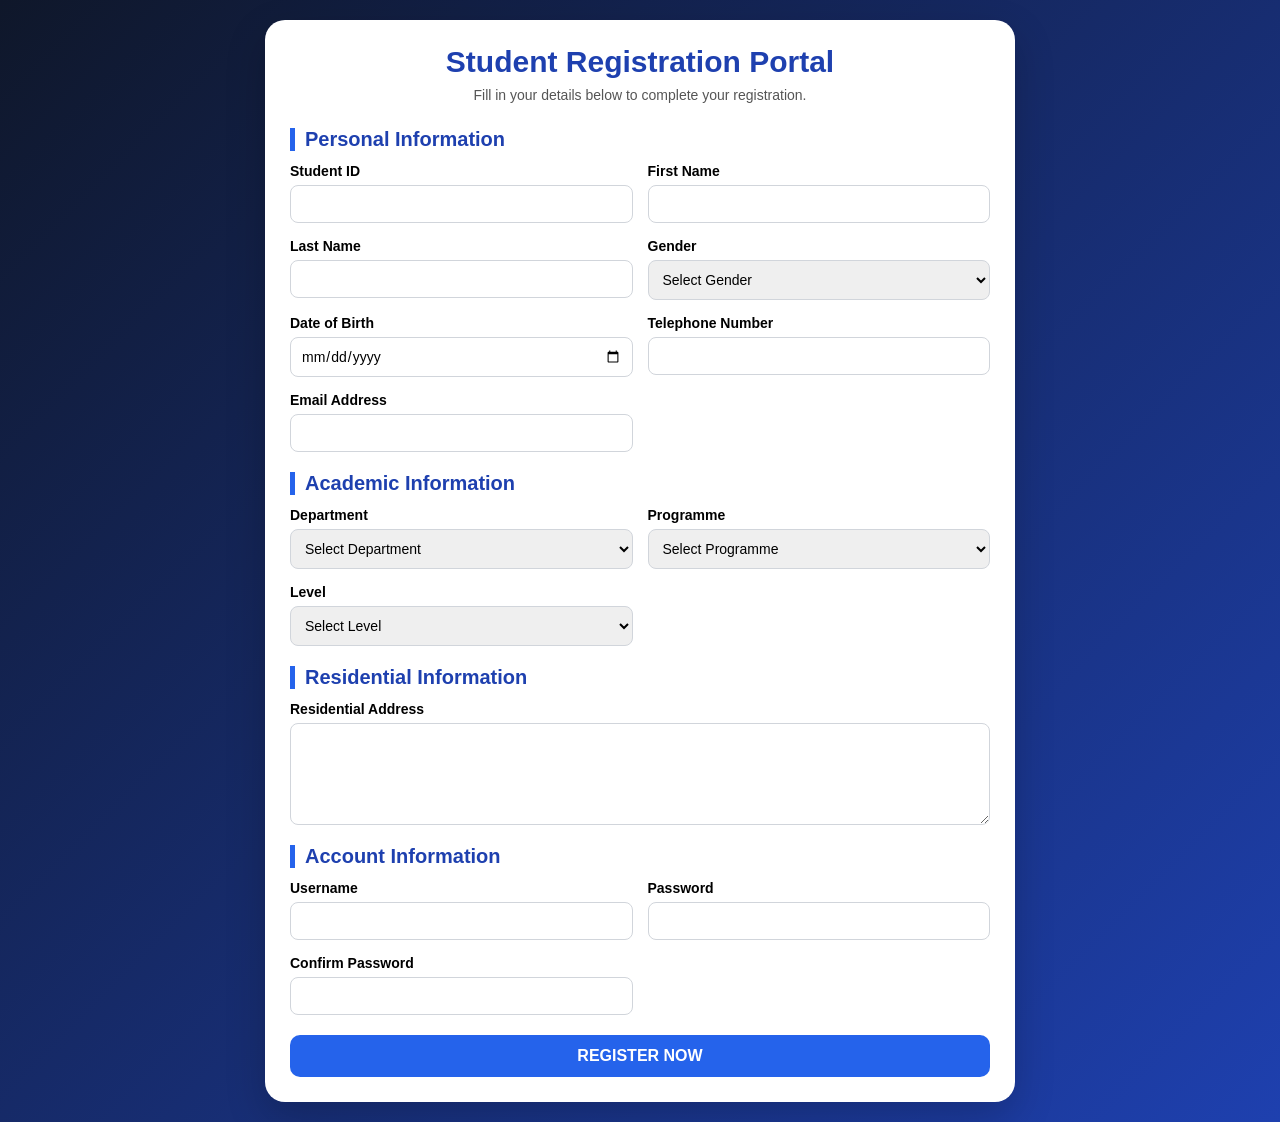
<file: index.html>
<!DOCTYPE html>
<html lang="en">
<head>
    <meta charset="UTF-8">
    <meta name="viewport" content="width=device-width, initial-scale=1.0">
    <title>Student Registration Portal</title>
    <link rel="stylesheet" href="assets/css/style.css">
</head>
<body>

<div class="container">

    <div class="header">
        <h1>Student Registration Portal</h1>
        <p>Fill in your details below to complete your registration.</p>
    </div>

    <form id="studentForm">

        <!-- PERSONAL INFORMATION -->
        <div class="section">
            <h2>Personal Information</h2>

            <div class="grid">

                <div class="input-box">
                    <label>Student ID</label>
                    <input type="text" name="student_id" required id="student_id">
                </div>

                <div class="input-box">
                    <label>First Name</label>
                    <input type="text" name="first_name" required id="first_name">
                </div>

                <div class="input-box">
                    <label>Last Name</label>
                    <input type="text" name="last_name" required id="last_name">
                </div>

                <div class="input-box">
                    <label>Gender</label>
                    <select name="gender" required id="gender">
                        <option value="">Select Gender</option>
                        <option value="Male">Male</option>
                        <option value="Female">Female</option>
                    </select>
                </div>

                <div class="input-box">
                    <label>Date of Birth</label>
                    <input type="date" name="date_of_birth" required id="date_of_birth">
                </div>

                <div class="input-box">
                    <label>Telephone Number</label>
                    <input type="tel" name="telephone" required id="telephone">
                </div>

                <div class="input-box">
                    <label>Email Address</label>
                    <input type="email" name="email" required id="email">
                </div>

            </div>
        </div>

        <!-- ACADEMIC INFORMATION -->
        <div class="section">

            <h2>Academic Information</h2>

            <div class="grid">

                <div class="input-box">
                    <label>Department</label>
                    <select name="department" required id="department">
                        <option value="">Select Department</option>
                        <option value="1">Computer Science</option>
                        <option value="2">Information Technology</option>
                        <option value="3">Business Administration</option>
                    </select>
                </div>

                <div class="input-box">
                    <label>Programme</label>
                    <select name="programme" required id="programme">
                        <option value="">Select Programme</option>
                        <option value="1">BSc Computer Science</option>
                        <option value="2">BSc Information Technology</option>
                        <option value="3">BBA Accounting</option>
                    </select>
                </div>

                <div class="input-box">
                    <label>Level</label>
                    <select name="level" required id="level">
                        <option value="">Select Level</option>
                        <option value="1">100</option>
                        <option value="2">200</option>
                        <option value="3">300</option>
                        <option value="4">400</option>
                    </select>
                </div>

            </div>

        </div>

        <!-- RESIDENTIAL INFORMATION -->
        <div class="section">

            <h2>Residential Information</h2>

            <div class="input-box">
                <label>Residential Address</label>
                <textarea name="address" rows="5" id="address"></textarea>
            </div>

        </div>

        <!-- ACCOUNT INFORMATION -->
        <div class="section">

            <h2>Account Information</h2>

            <div class="grid">

                <div class="input-box">
                    <label>Username</label>
                    <input type="text" name="username" required id="username">
                </div>

                <div class="input-box">
                    <label>Password</label>
                    <input type="password" name="password" required id="password">
                </div>

                <div class="input-box">
                    <label>Confirm Password</label>
                    <input type="password" name="confirm_password" required id="confirm_password">
                </div>

            </div>

        </div>

        <button type="submit">REGISTER NOW</button>

    </form>

</div>

<script src="assets/js/script.js"></script>

</body>
</html>
</file>
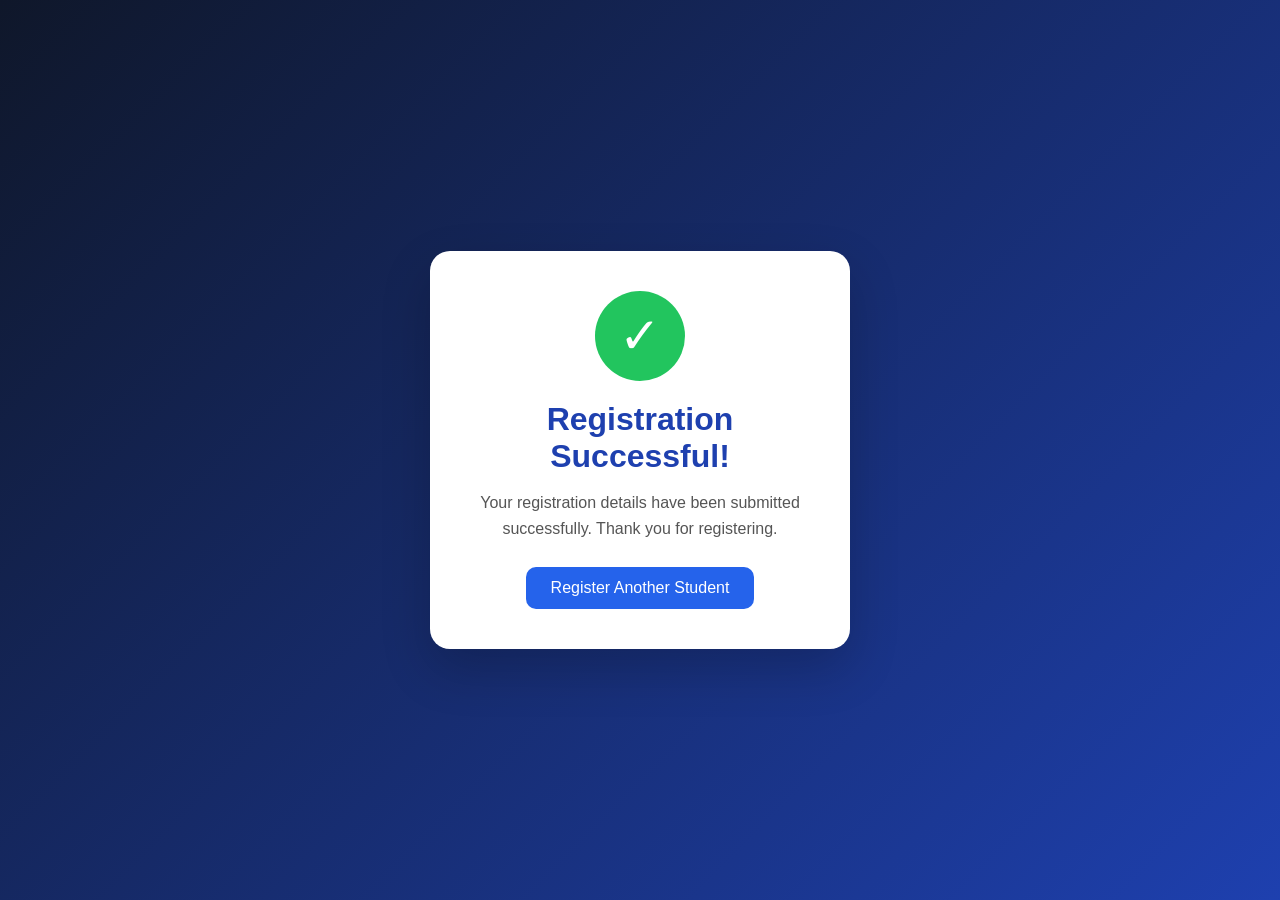
<file: success.html>
<!DOCTYPE html>
<html lang="en">
<head>
<meta charset="UTF-8">
<meta name="viewport" content="width=device-width, initial-scale=1.0">
<title>Registration Successful</title>
<link rel="stylesheet" href="assets/css/success.css">
</head>
<body>

<div class="card">

    <div class="check">
        ✓
    </div>

    <h1>Registration Successful!</h1>

    <p>
        Your registration details have been submitted successfully.
        Thank you for registering.
    </p>

    <a href="index.html" class="btn">
        Register Another Student
    </a>

</div>

</body>
</html>
</file>
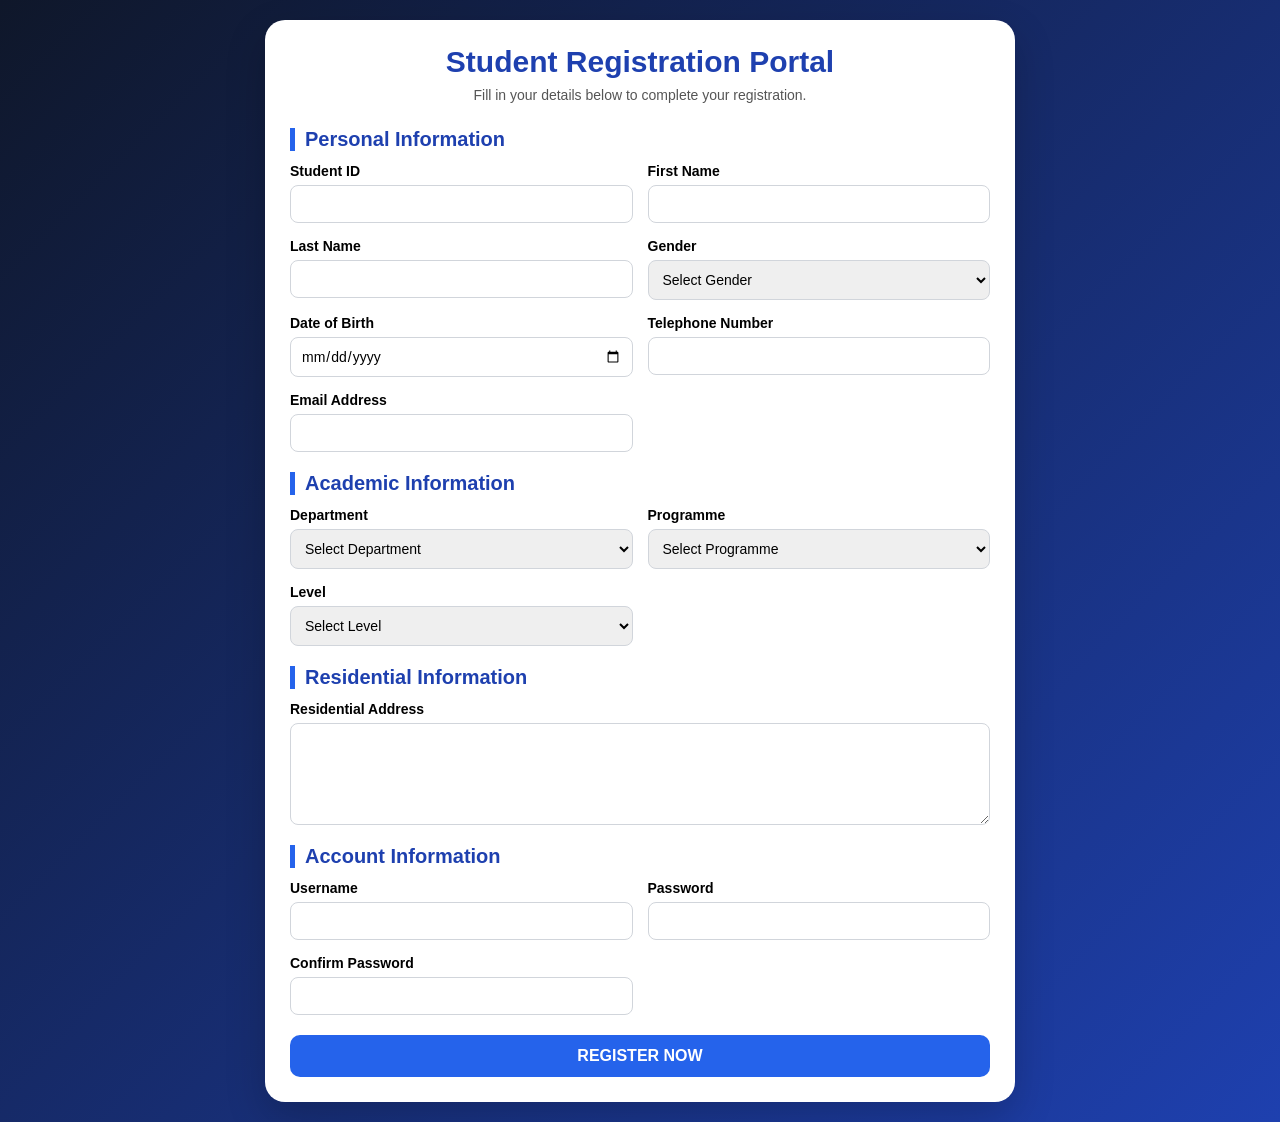
<file: ntml/student_form.html>
<!DOCTYPE html>
<html lang="en">
<head>
    <meta charset="UTF-8">
    <meta name="viewport" content="width=device-width, initial-scale=1.0">
    <title>Student Registration Portal</title>
    <link rel="stylesheet" href="../css/style.css">
</head>
<body>

<div class="container">

    <div class="header">
        <h1>Student Registration Portal</h1>
        <p>Fill in your details below to complete your registration.</p>
    </div>

    <form id="studentForm">

        <!-- PERSONAL INFORMATION -->
        <div class="section">
            <h2>Personal Information</h2>

            <div class="grid">

                <div class="input-box">
                    <label>Student ID</label>
                    <input type="text" name="student_id" required id="student_id">
                </div>

                <div class="input-box">
                    <label>First Name</label>
                    <input type="text" name="first_name" required id="first_name">
                </div>

                <div class="input-box">
                    <label>Last Name</label>
                    <input type="text" name="last_name" required id="last_name">
                </div>

                <div class="input-box">
                    <label>Gender</label>
                    <select name="gender" required id="gender">
                        <option value="">Select Gender</option>
                        <option value="Male">Male</option>
                        <option value="Female">Female</option>
                    </select>
                </div>

                <div class="input-box">
                    <label>Date of Birth</label>
                    <input type="date" name="date_of_birth" required id="date_of_birth">
                </div>

                <div class="input-box">
                    <label>Telephone Number</label>
                    <input type="tel" name="telephone" required id="telephone">
                </div>

                <div class="input-box">
                    <label>Email Address</label>
                    <input type="email" name="email" required id="email">
                </div>

            </div>
        </div>

        <!-- ACADEMIC INFORMATION -->
        <div class="section">

            <h2>Academic Information</h2>

            <div class="grid">

                <div class="input-box">
                    <label>Department</label>
                    <select name="department" required id="department">
                        <option value="">Select Department</option>
                        <option value="1">Computer Science</option>
                        <option value="2">Information Technology</option>
                        <option value="3">Business Administration</option>
                    </select>
                </div>

                <div class="input-box">
                    <label>Programme</label>
                    <select name="programme" required id="programme">
                        <option value="">Select Programme</option>
                        <option value="1">BSc Computer Science</option>
                        <option value="2">BSc Information Technology</option>
                        <option value="3">BBA Accounting</option>
                    </select>
                </div>

                <div class="input-box">
                    <label>Level</label>
                    <select name="level" required id="level">
                        <option value="">Select Level</option>
                        <option value="1">100</option>
                        <option value="2">200</option>
                        <option value="3">300</option>
                        <option value="4">400</option>
                    </select>
                </div>

            </div>

        </div>

        <!-- RESIDENTIAL INFORMATION -->
        <div class="section">

            <h2>Residential Information</h2>

            <div class="input-box">
                <label>Residential Address</label>
                <textarea name="address" rows="5" id="address"></textarea>
            </div>

        </div>

        <!-- ACCOUNT INFORMATION -->
        <div class="section">

            <h2>Account Information</h2>

            <div class="grid">

                <div class="input-box">
                    <label>Username</label>
                    <input type="text" name="username" required id="username">
                </div>

                <div class="input-box">
                    <label>Password</label>
                    <input type="password" name="password" required id="password">
                </div>

                <div class="input-box">
                    <label>Confirm Password</label>
                    <input type="password" name="confirm_password" required id="confirm_password">
                </div>

            </div>

        </div>

        <button type="submit">REGISTER NOW</button>

    </form>

</div>

<script src="../js/script.js"></script>

</body>
</html>
</file>
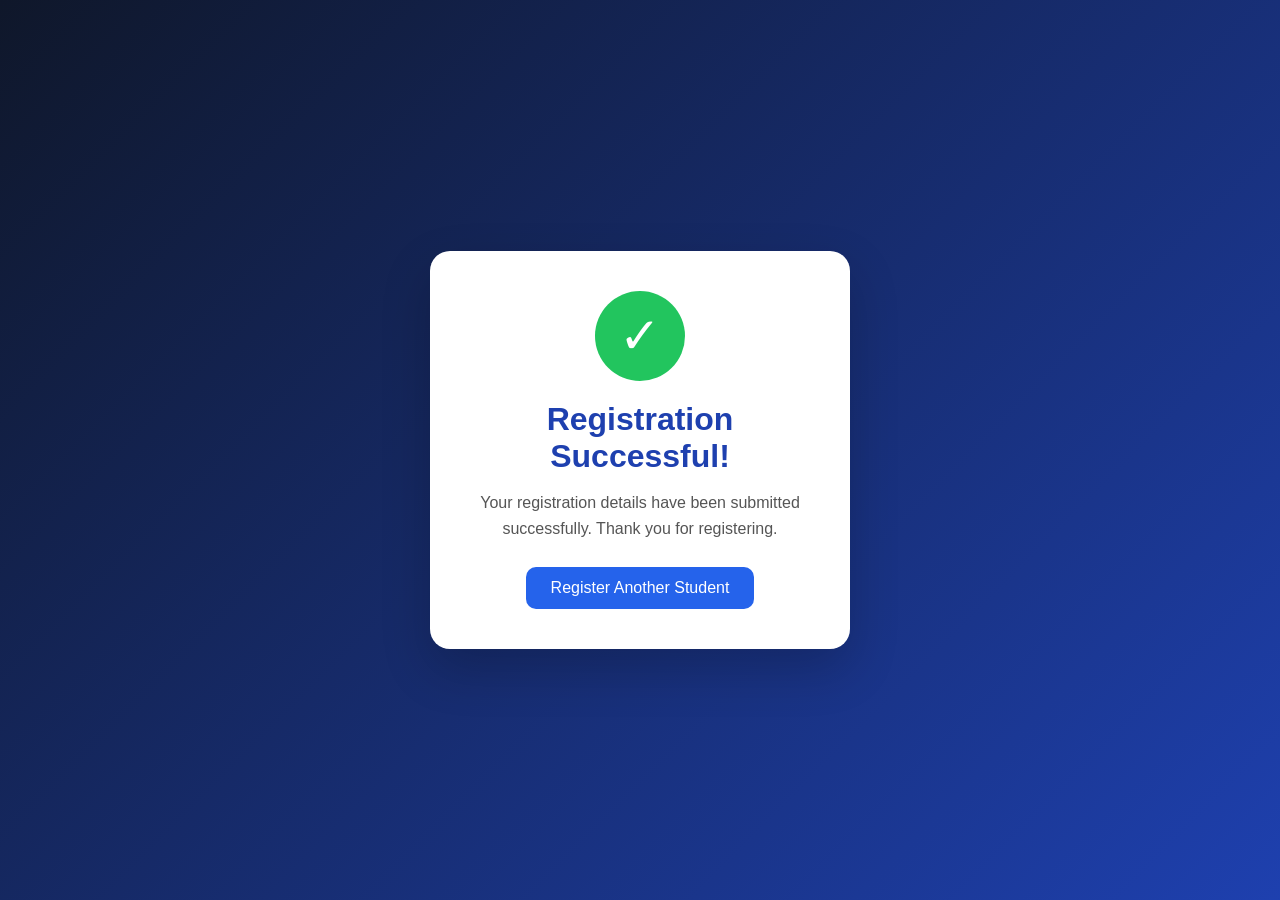
<file: ntml/success.html>
<!DOCTYPE html>
<html lang="en">
<head>
<meta charset="UTF-8">
<meta name="viewport" content="width=device-width, initial-scale=1.0">
<title>Registration Successful</title>
<link rel="stylesheet" href="../css/success.css">
</head>
<body>

<div class="card">

    <div class="check">
        ✓
    </div>

    <h1>Registration Successful!</h1>

    <p>
        Your registration details have been submitted successfully.
        Thank you for registering.
    </p>

    <a href="student_form.html" class="btn">
        Register Another Student
    </a>

</div>

</body>
</html>
</file>
<file: assets/css/style.css>
*{
    margin: 0;
    padding: 0;
    box-sizing: border-box;
    font-family: Segoe UI, sans-serif;
}

body{
    background: linear-gradient(135deg, #0F172A, #1E40AF);
    min-height: 100vh;
    padding: 20px;

    display: flex;
    justify-content: center;
    align-items: center;
}

.container{
    width: 100%;
    max-width: 750px;
    background: white;
    padding: 25px;
    border-radius: 20px;
    box-shadow: 0 15px 40px rgba(0, 0, 0, .2);
}

.header{
    text-align: center;
    margin-bottom: 25px;
}

.header h1{
    font-size: 30px;
    color: #1E40AF;
}

.header p{
    margin-top: 8px;
    color: #555;
    font-size: 14px;
}

.section{
    margin-bottom: 20px;
}

.section h2{
    color: #1E40AF;
    margin-bottom: 12px;
    border-left: 5px solid #2563EB;
    padding-left: 10px;
    font-size: 20px;
}

.grid{
    display: grid;
    grid-template-columns: repeat(2, 1fr);
    gap: 15px;
}

.input-box{
    display: flex;
    flex-direction: column;
}

.input-box label{
    margin-bottom: 6px;
    font-weight: 600;
    font-size: 14px;
}

input,
select,
textarea{
    padding: 10px;
    border: 1px solid #d1d5db;
    border-radius: 8px;
    font-size: 14px;
    outline: none;
    transition: .3s ease;
}

input:focus,
select:focus,
textarea:focus{
    border-color: #2563EB;
    box-shadow: 0 0 8px rgba(37, 99, 235, .25);
}

textarea{
    width: 100%;
    resize: vertical;
}

button{
    width: 100%;
    padding: 12px;
    border: none;
    border-radius: 10px;
    background: #2563EB;
    color: white;
    font-size: 16px;
    font-weight: bold;
    cursor: pointer;
    transition: .3s ease;
}

button:hover{
    background: #1D4ED8;
    transform: translateY(-2px);
}

@media (max-width: 768px){

    .grid{
        grid-template-columns: 1fr;
    }

    .container{
        padding: 20px;
    }

    .header h1{
        font-size: 26px;
    }

    .section h2{
        font-size: 18px;
    }
}
</file>
<file: assets/css/success.css>
*{
    margin:0;
    padding:0;
    box-sizing:border-box;
    font-family:Segoe UI,sans-serif;
}

body{
    min-height:100vh;
    display:flex;
    justify-content:center;
    align-items:center;
    background:linear-gradient(135deg,#0F172A,#1E40AF);
}

.card{
    background:white;
    width:420px;
    padding:40px;
    border-radius:20px;
    text-align:center;
    box-shadow:0 20px 50px rgba(0,0,0,.2);
}

.check{
    width:90px;
    height:90px;
    border-radius:50%;
    background:#22c55e;
    color:white;
    margin:auto;
    display:flex;
    justify-content:center;
    align-items:center;
    font-size:50px;
    margin-bottom:20px;
}

h1{
    color:#1E40AF;
    margin-bottom:15px;
}

p{
    color:#555;
    line-height:1.6;
    margin-bottom:25px;
}

.btn{
    display:inline-block;
    text-decoration:none;
    background:#2563EB;
    color:white;
    padding:12px 25px;
    border-radius:10px;
    transition:.3s;
}

.btn:hover{
    background:#1D4ED8;
}
</file>
<file: css/style.css>
*{
    margin: 0;
    padding: 0;
    box-sizing: border-box;
    font-family: Segoe UI, sans-serif;
}

body{
    background: linear-gradient(135deg, #0F172A, #1E40AF);
    min-height: 100vh;
    padding: 20px;

    display: flex;
    justify-content: center;
    align-items: center;
}

.container{
    width: 100%;
    max-width: 750px;
    background: white;
    padding: 25px;
    border-radius: 20px;
    box-shadow: 0 15px 40px rgba(0, 0, 0, .2);
}

.header{
    text-align: center;
    margin-bottom: 25px;
}

.header h1{
    font-size: 30px;
    color: #1E40AF;
}

.header p{
    margin-top: 8px;
    color: #555;
    font-size: 14px;
}

.section{
    margin-bottom: 20px;
}

.section h2{
    color: #1E40AF;
    margin-bottom: 12px;
    border-left: 5px solid #2563EB;
    padding-left: 10px;
    font-size: 20px;
}

.grid{
    display: grid;
    grid-template-columns: repeat(2, 1fr);
    gap: 15px;
}

.input-box{
    display: flex;
    flex-direction: column;
}

.input-box label{
    margin-bottom: 6px;
    font-weight: 600;
    font-size: 14px;
}

input,
select,
textarea{
    padding: 10px;
    border: 1px solid #d1d5db;
    border-radius: 8px;
    font-size: 14px;
    outline: none;
    transition: .3s ease;
}

input:focus,
select:focus,
textarea:focus{
    border-color: #2563EB;
    box-shadow: 0 0 8px rgba(37, 99, 235, .25);
}

textarea{
    width: 100%;
    resize: vertical;
}

button{
    width: 100%;
    padding: 12px;
    border: none;
    border-radius: 10px;
    background: #2563EB;
    color: white;
    font-size: 16px;
    font-weight: bold;
    cursor: pointer;
    transition: .3s ease;
}

button:hover{
    background: #1D4ED8;
    transform: translateY(-2px);
}

@media (max-width: 768px){

    .grid{
        grid-template-columns: 1fr;
    }

    .container{
        padding: 20px;
    }

    .header h1{
        font-size: 26px;
    }

    .section h2{
        font-size: 18px;
    }
}
</file>
<file: css/success.css>
*{
    margin:0;
    padding:0;
    box-sizing:border-box;
    font-family:Segoe UI,sans-serif;
}

body{
    min-height:100vh;
    display:flex;
    justify-content:center;
    align-items:center;
    background:linear-gradient(135deg,#0F172A,#1E40AF);
}

.card{
    background:white;
    width:420px;
    padding:40px;
    border-radius:20px;
    text-align:center;
    box-shadow:0 20px 50px rgba(0,0,0,.2);
}

.check{
    width:90px;
    height:90px;
    border-radius:50%;
    background:#22c55e;
    color:white;
    margin:auto;
    display:flex;
    justify-content:center;
    align-items:center;
    font-size:50px;
    margin-bottom:20px;
}

h1{
    color:#1E40AF;
    margin-bottom:15px;
}

p{
    color:#555;
    line-height:1.6;
    margin-bottom:25px;
}

.btn{
    display:inline-block;
    text-decoration:none;
    background:#2563EB;
    color:white;
    padding:12px 25px;
    border-radius:10px;
    transition:.3s;
}

.btn:hover{
    background:#1D4ED8;
}
</file>
